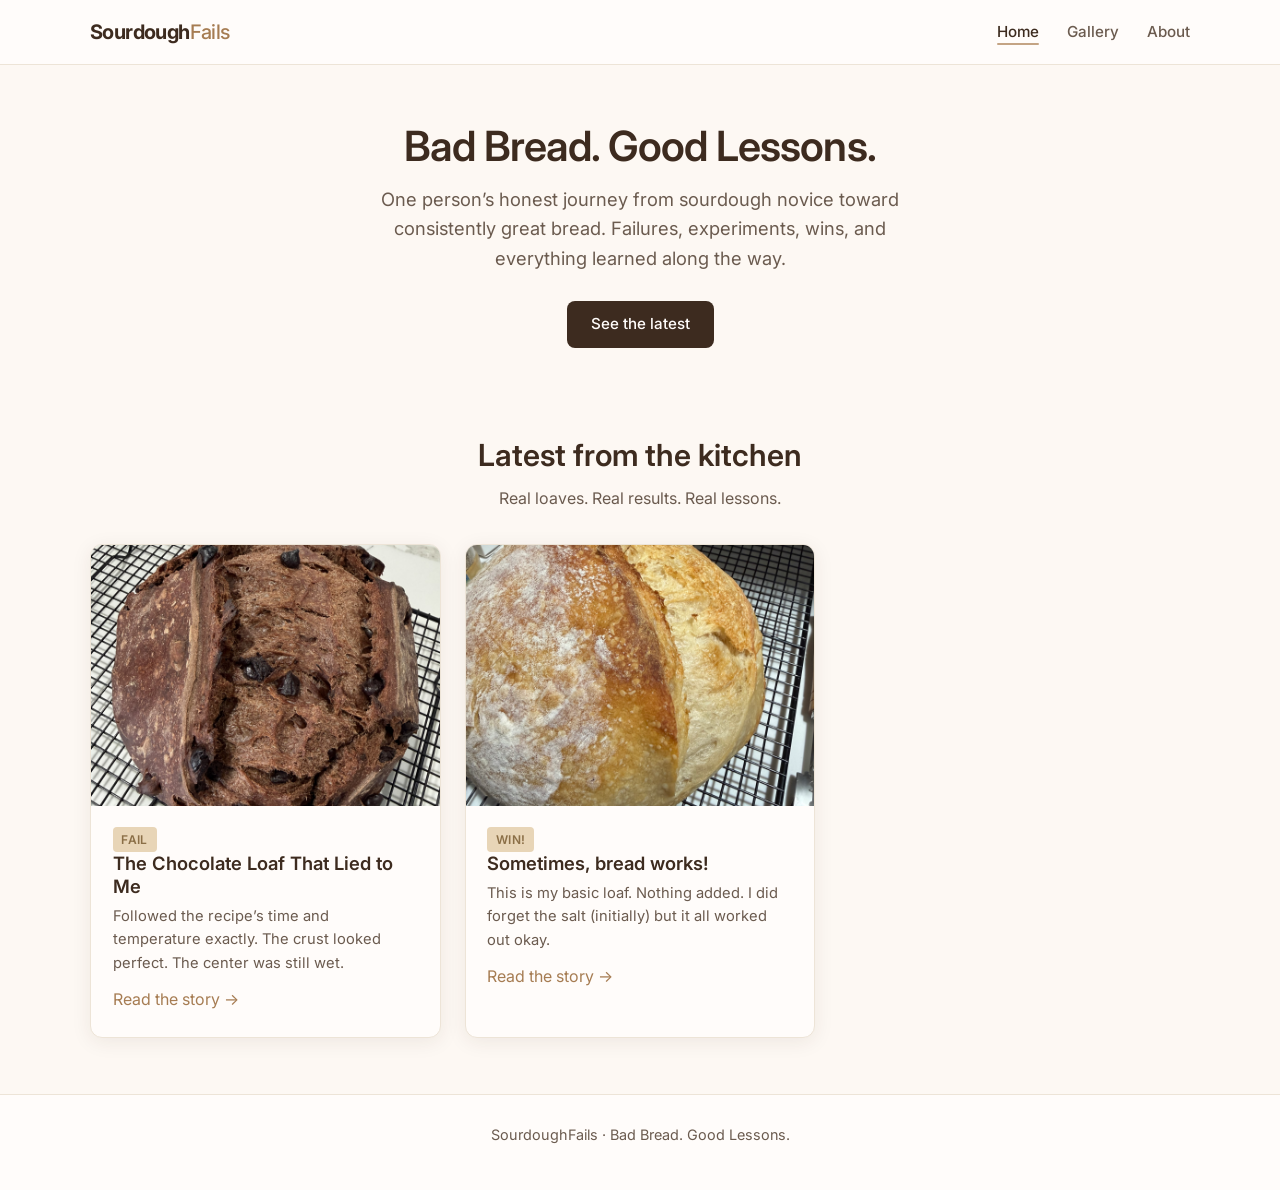
<file: index.html>
<!DOCTYPE html>
<html lang="en">
<head>
  <meta charset="UTF-8">
  <meta name="viewport" content="width=device-width, initial-scale=1.0">
  <title>SourdoughFails – Bad Bread. Good Lessons.</title>
  <meta name="description" content="One person's honest journey toward consistently great sourdough. Failures, experiments, wins, and the lessons that come with them.">
  <link rel="preconnect" href="https://fonts.googleapis.com">
  <link rel="preconnect" href="https://fonts.gstatic.com" crossorigin>
  <link href="https://fonts.googleapis.com/css2?family=Inter:wght@400;500;600;700&display=swap" rel="stylesheet">
  <link rel="stylesheet" href="css/styles.css">
</head>
<body>
  <header>
    <div class="container nav-inner">
      <a href="index.html" class="logo">Sourdough<span>Fails</span></a>
      <button class="menu-toggle" aria-label="Toggle menu" onclick="document.querySelector('nav').classList.toggle('open')">
        <span></span><span></span><span></span>
      </button>
      <nav>
        <ul>
          <li><a href="index.html" class="active">Home</a></li>
          <li><a href="gallery.html">Gallery</a></li>
          <li><a href="about.html">About</a></li>
        </ul>
      </nav>
    </div>
  </header>

  <main>
    <section class="hero">
      <div class="container">
        <h1>Bad Bread. Good Lessons.</h1>
        <p class="lead">
          One person’s honest journey from sourdough novice toward consistently great bread.
          Failures, experiments, wins, and everything learned along the way.
        </p>
        <a href="gallery.html" class="btn">See the latest</a>
      </div>
    </section>

    <section class="section">
      <div class="container">
        <div class="section-header">
          <h2>Latest from the kitchen</h2>
          <p>Real loaves. Real results. Real lessons.</p>
        </div>

        <div class="card-grid">
          <article class="card">
            <div class="card-img">
              <!-- Replace with your chocolate loaf photo -->
              <img src="images/hocolate-loaf-outside.jpg" alt="Chocolate sourdough loaf" style="width:100%; height:100%; object-fit:cover;">
            </div>
            <div class="card-body">
              <span class="tag">Fail</span>
              <h3>The Chocolate Loaf That Lied to Me</h3>
              <p>Followed the recipe’s time and temperature exactly. The crust looked perfect. The center was still wet.</p>
              <a href="chocolate-loaf.html">Read the story →</a>
            </div>
          </article>

          <article class="card">
            <div class="card-img">
              <!--Bake001  -->
              <img src="images/bake001-finished.jpeg" alt="First bake sourdough loaf" style="width:100%; height:100%; object-fit:cover;">
            </div>
            <div class="card-body">
              <span class="tag">WIN!</span>
              <h3>Sometimes, bread works!</h3>
              <p>This is my basic loaf.  Nothing added.  I did forget the salt (initially) but it all worked out okay.</p>
              <a href="bake001.html">Read the story →</a>
            </div>
          </article>


          <!-- You can add more cards here as you publish new posts -->
        </div>
      </div>
    </section>
  </main>

  <footer>
    <div class="container">
      <p>SourdoughFails · Bad Bread. Good Lessons.</p>
    </div>
  </footer>
</body>
</html>
</file>
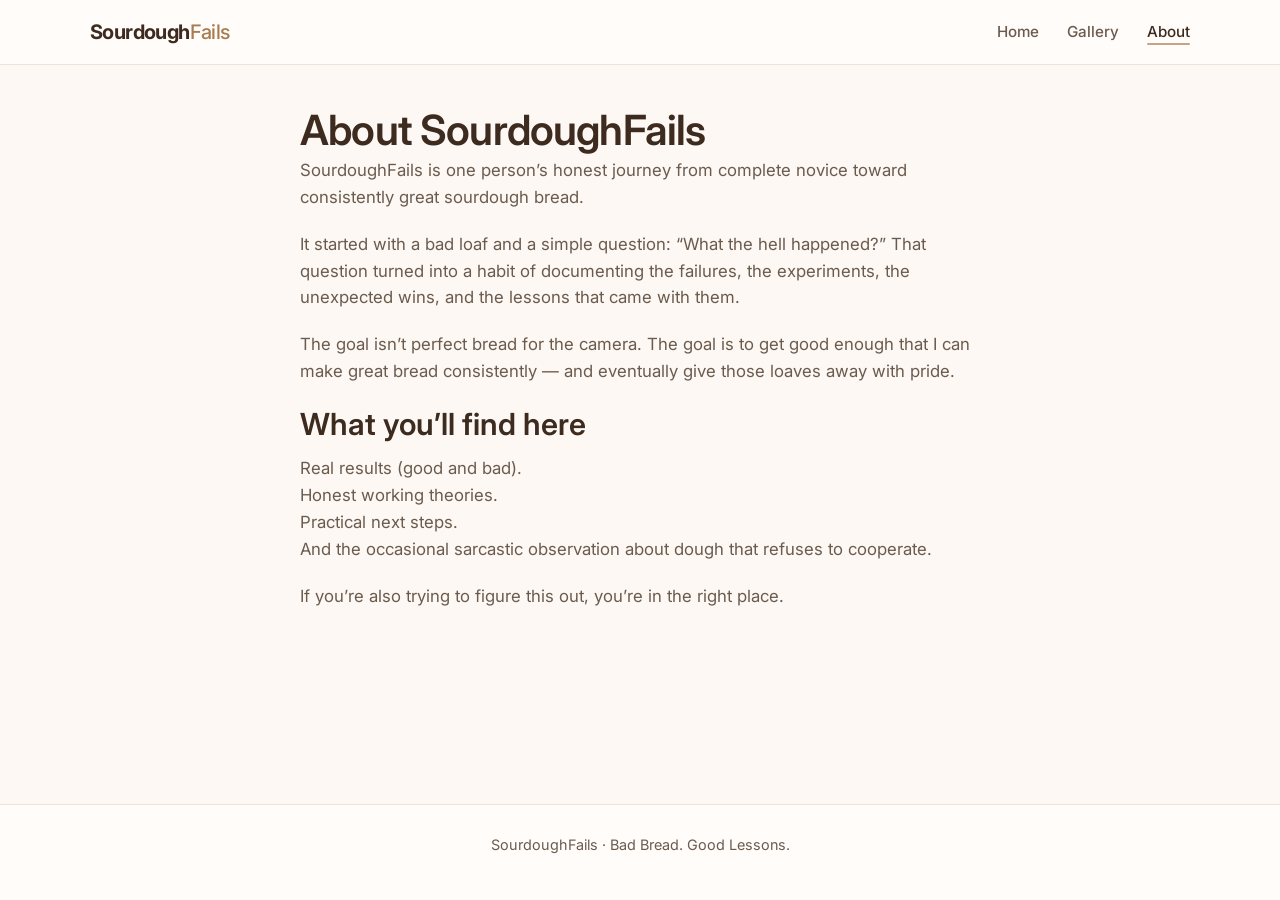
<file: about.html>
<!DOCTYPE html>
<html lang="en">
<head>
  <meta charset="UTF-8">
  <meta name="viewport" content="width=device-width, initial-scale=1.0">
  <title>About – SourdoughFails</title>
  <meta name="description" content="The story behind SourdoughFails — one person's journey toward consistently great bread.">
  <link rel="preconnect" href="https://fonts.googleapis.com">
  <link rel="preconnect" href="https://fonts.gstatic.com" crossorigin>
  <link href="https://fonts.googleapis.com/css2?family=Inter:wght@400;500;600;700&display=swap" rel="stylesheet">
  <link rel="stylesheet" href="css/styles.css">
</head>
<body>
  <header>
    <div class="container nav-inner">
      <a href="index.html" class="logo">Sourdough<span>Fails</span></a>
      <button class="menu-toggle" aria-label="Toggle menu" onclick="document.querySelector('nav').classList.toggle('open')">
        <span></span><span></span><span></span>
      </button>
      <nav>
        <ul>
          <li><a href="index.html">Home</a></li>
          <li><a href="gallery.html">Gallery</a></li>
          <li><a href="about.html" class="active">About</a></li>
        </ul>
      </nav>
    </div>
  </header>

  <main>
    <section class="section" style="padding-top: 2.5rem;">
      <div class="container">
        <div class="about-content">
          <h1>About SourdoughFails</h1>

          <p>
            SourdoughFails is one person’s honest journey from complete novice toward consistently great sourdough bread.
          </p>

          <p>
            It started with a bad loaf and a simple question: “What the hell happened?”  
            That question turned into a habit of documenting the failures, the experiments, the unexpected wins, and the lessons that came with them.
          </p>

          <p>
            The goal isn’t perfect bread for the camera.  
            The goal is to get good enough that I can make great bread consistently — and eventually give those loaves away with pride.
          </p>

          <h2 class="mt-2">What you’ll find here</h2>
          <p>
            Real results (good and bad).<br>
            Honest working theories.<br>
            Practical next steps.<br>
            And the occasional sarcastic observation about dough that refuses to cooperate.
          </p>

          <p>
            If you’re also trying to figure this out, you’re in the right place.
          </p>
        </div>
      </div>
    </section>
  </main>

  <footer>
    <div class="container">
      <p>SourdoughFails · Bad Bread. Good Lessons.</p>
    </div>
  </footer>
</body>
</html>
</file>
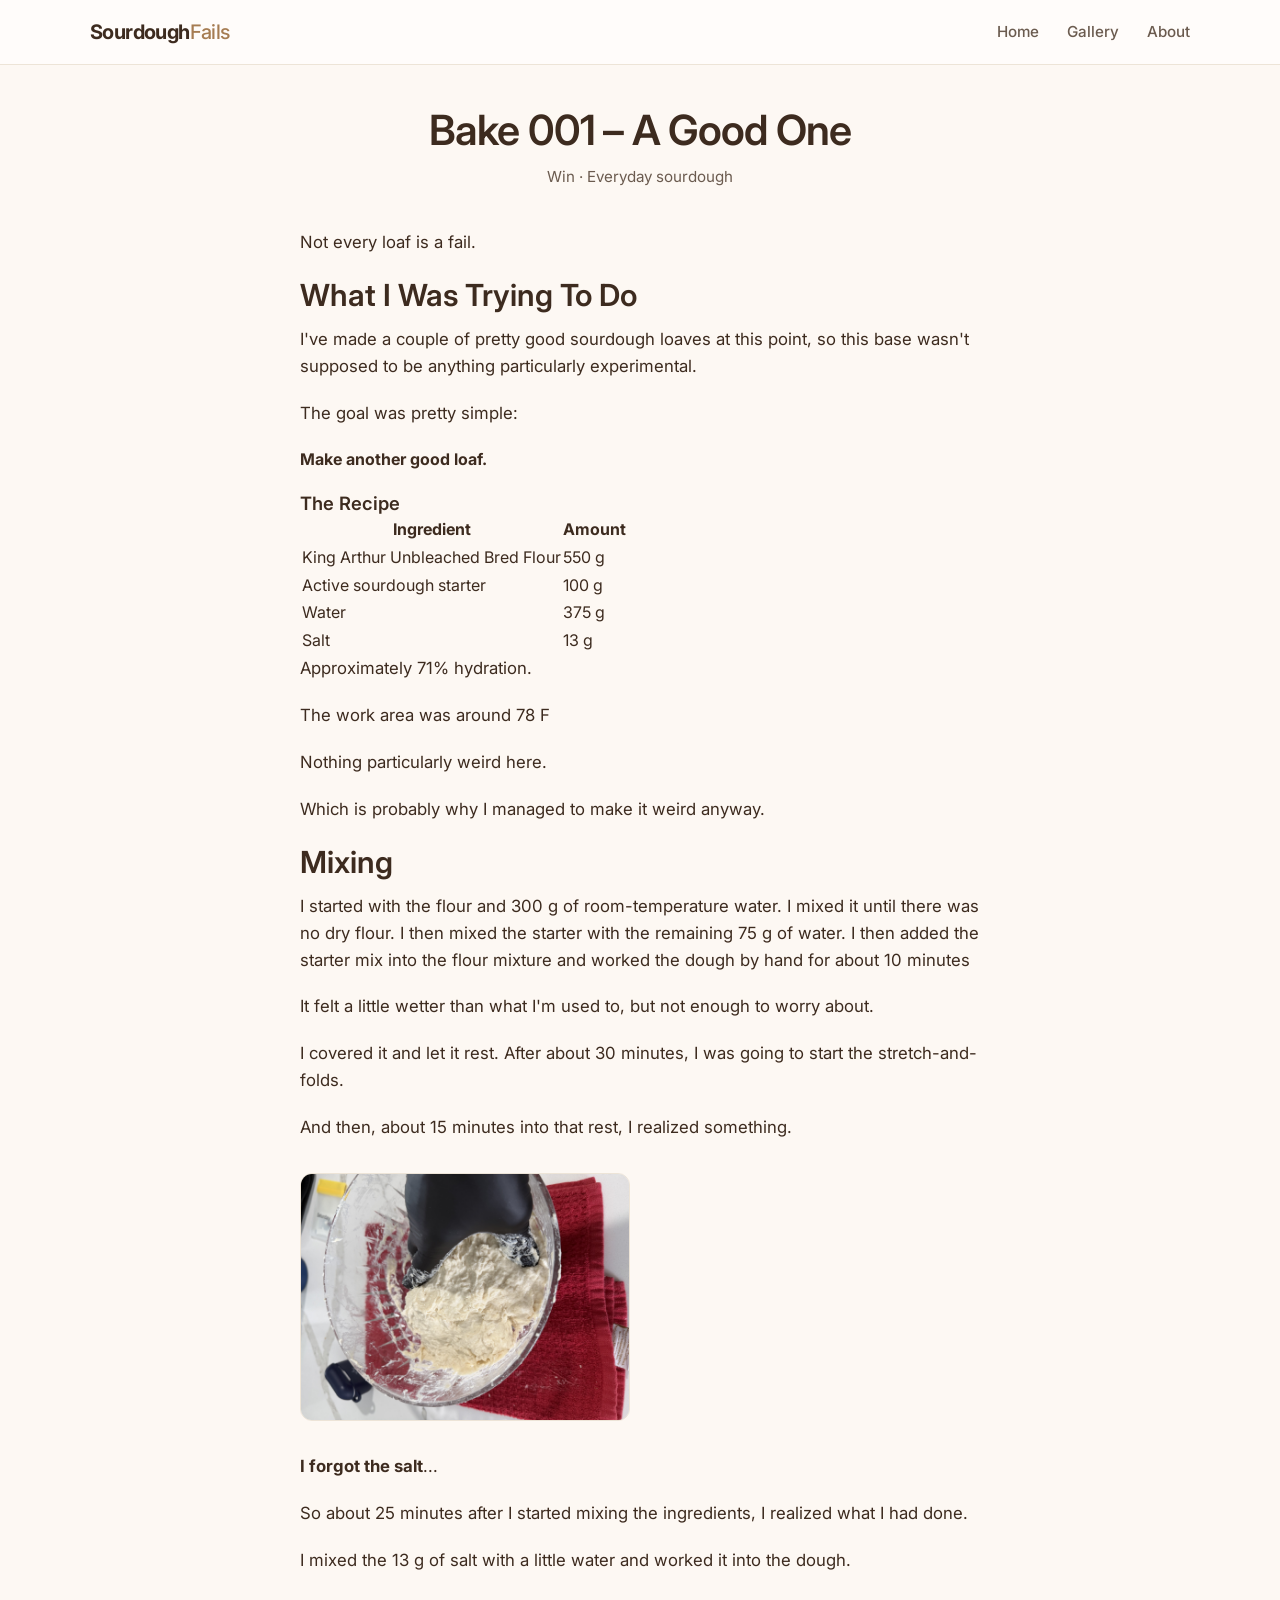
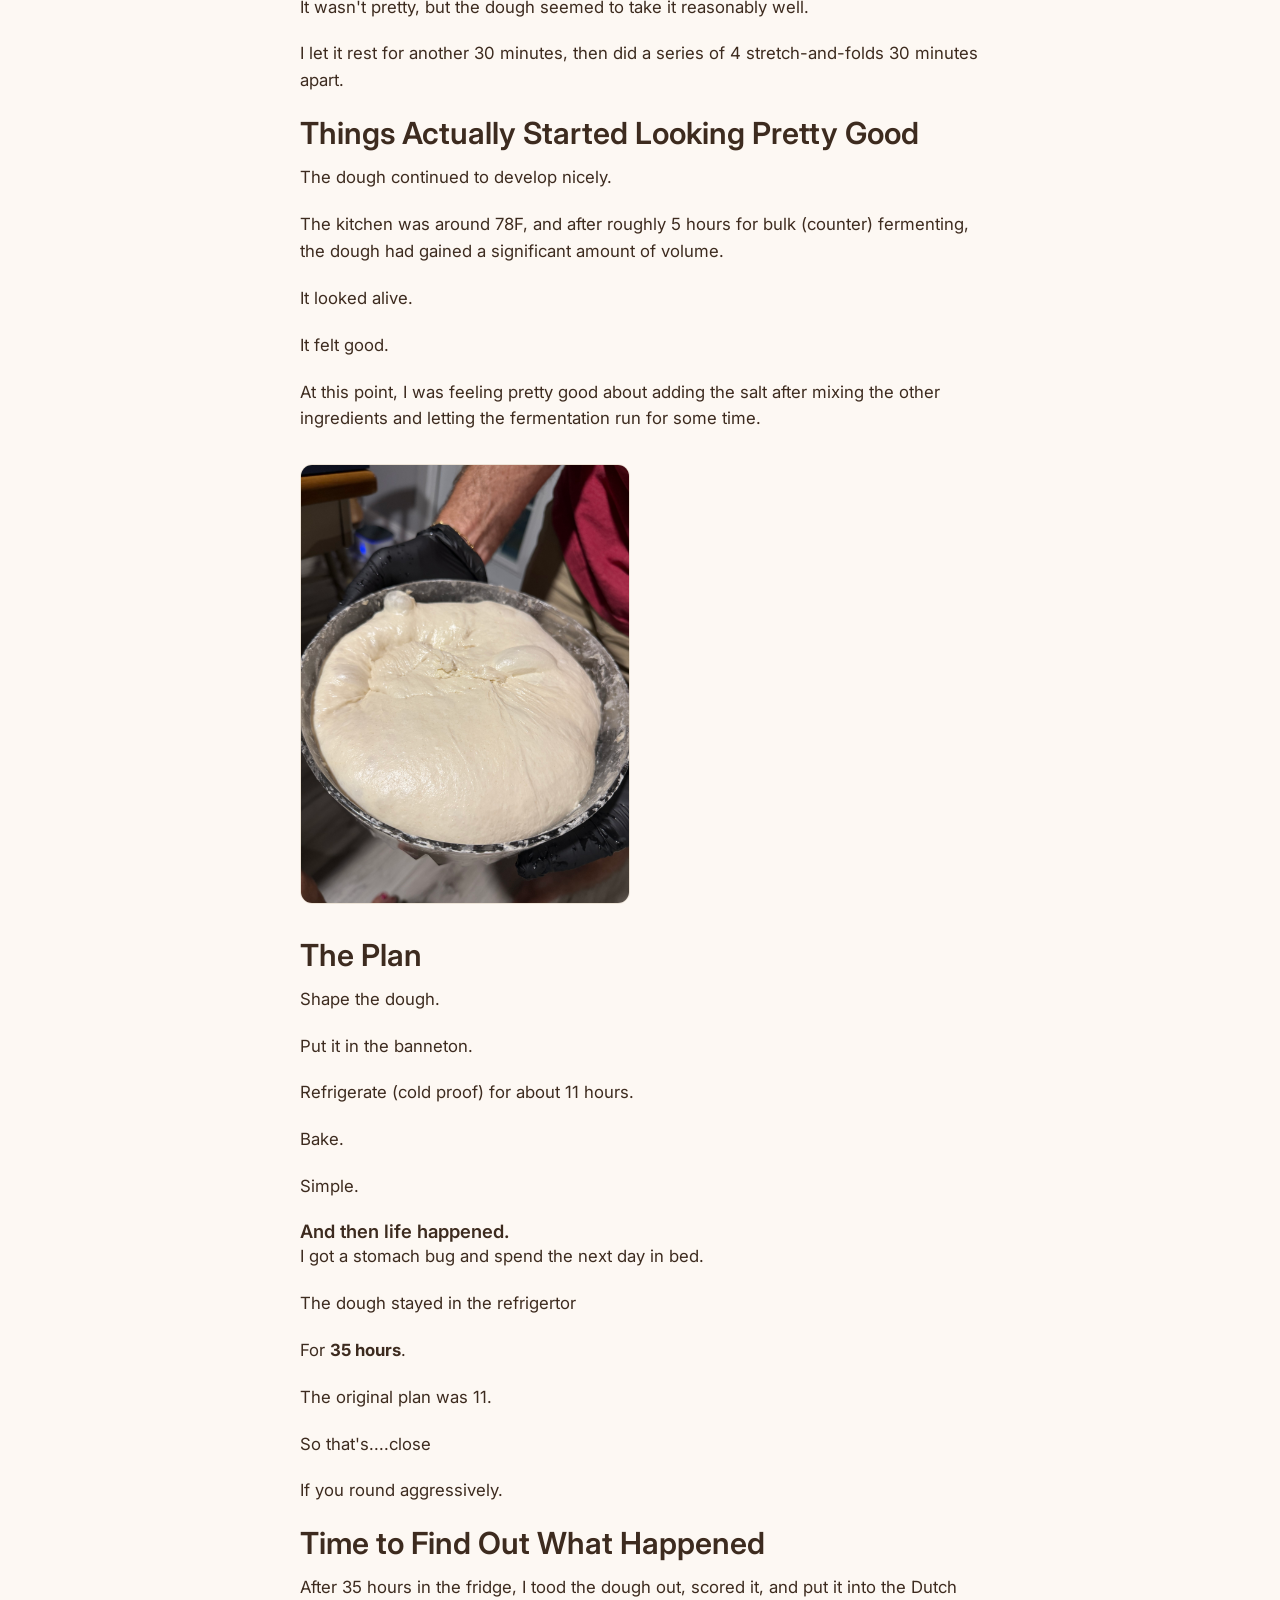
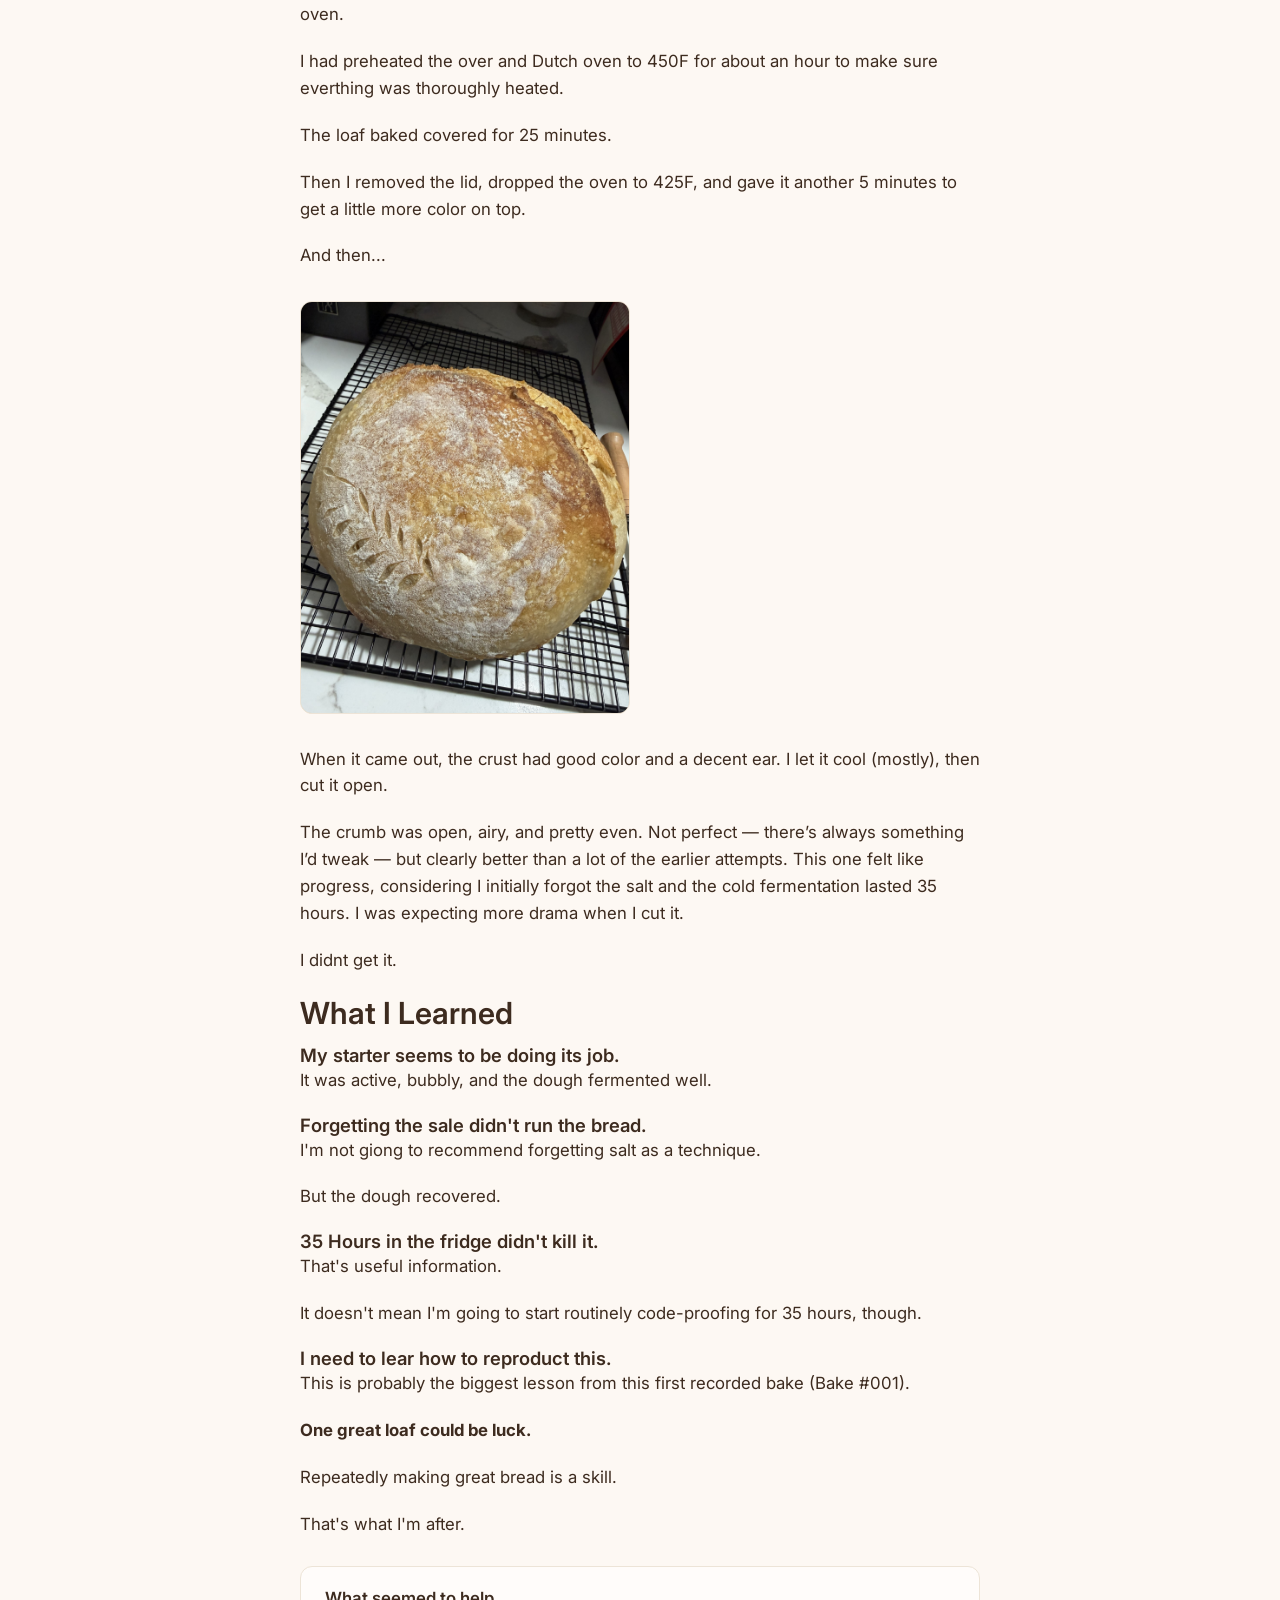
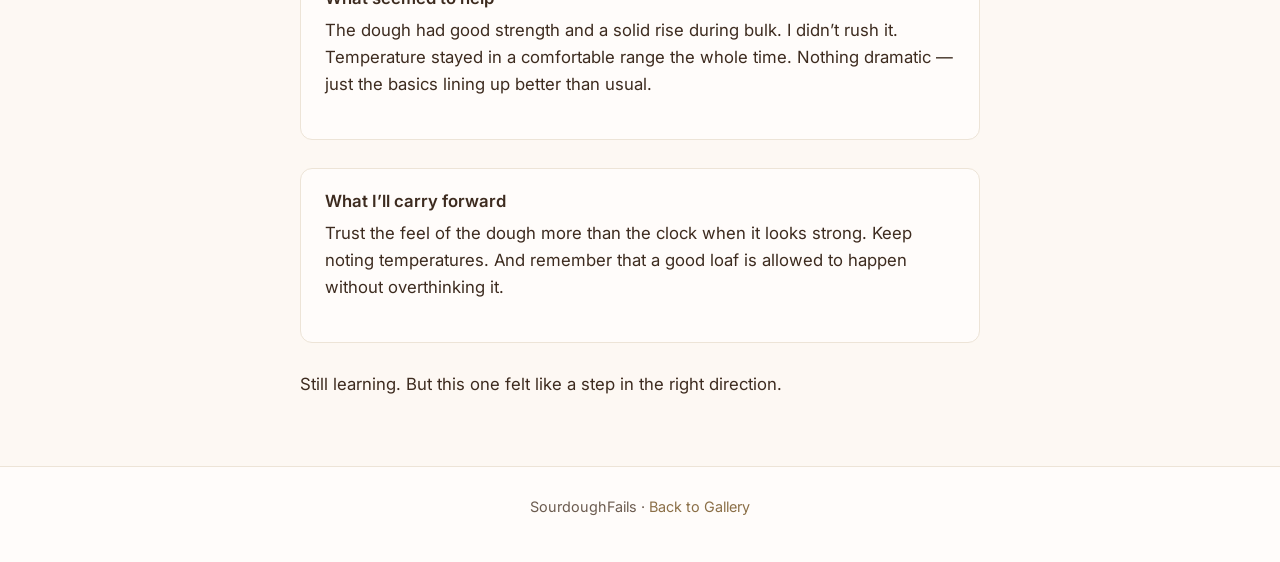
<file: bake001.html>
<!DOCTYPE html>
<html lang="en">
<head>
  <meta charset="UTF-8">
  <meta name="viewport" content="width=device-width, initial-scale=1.0">
  <title>Bake 001 – A Good One – SourdoughFails</title>
  <meta name="description" content="A sourdough loaf that actually behaved. Good rise, solid oven spring, and an open crumb I’m happy with.">
  <link rel="preconnect" href="https://fonts.googleapis.com">
  <link rel="preconnect" href="https://fonts.gstatic.com" crossorigin>
  <link href="https://fonts.googleapis.com/css2?family=Inter:wght@400;500;600;700&display=swap" rel="stylesheet">
  <link rel="stylesheet" href="css/styles.css">
  <style>
    .post-header {
      padding: 2.5rem 0 1.5rem;
      text-align: center;
    }
    .post-header h1 {
      margin-bottom: 0.5rem;
    }
    .post-meta {
      color: var(--muted);
      font-size: 0.95rem;
    }
    .post-content {
      max-width: 680px;
      margin: 0 auto;
      padding-bottom: 3rem;
    }
    .post-content p {
      font-size: 1.05rem;
      margin-bottom: 1.25rem;
      color: var(--text);
    }
    .post-content strong {
      color: var(--dark-brown);
    }
    .post-images {
      display: grid;
      gap: 1.25rem;
      margin: 2rem 0;
    }
    .post-images img {
      width: 100%;
      border-radius: var(--radius);
      border: 1px solid var(--border);
      background: var(--wheat);
    }
    .note-box {
      background: var(--warm-white);
      border: 1px solid var(--border);
      border-radius: var(--radius);
      padding: 1.35rem 1.5rem;
      margin: 1.75rem 0;
    }
    .note-box h3 {
      margin-bottom: 0.5rem;
      font-size: 1.05rem;
    }
  </style>
</head>
<body>
  <header>
    <div class="container nav-inner">
      <a href="index.html" class="logo">Sourdough<span>Fails</span></a>
      <button class="menu-toggle" aria-label="Toggle menu" onclick="document.querySelector('nav').classList.toggle('open')">
        <span></span><span></span><span></span>
      </button>
      <nav>
        <ul>
          <li><a href="index.html">Home</a></li>
          <li><a href="gallery.html">Gallery</a></li>
          <li><a href="about.html">About</a></li>
        </ul>
      </nav>
    </div>
  </header>

  <main>
    <div class="container">
      <div class="post-header">
        <h1>Bake 001 – A Good One</h1>
        <p class="post-meta">Win · Everyday sourdough</p>
      </div>

      <article class="post-content">
        <p>Not every loaf is a fail.</p>

        <h2>What I Was Trying To Do</h2>

        <p>I've made a couple of pretty good sourdough loaves at this point, so this base wasn't supposed to be anything particularly experimental.</p>  
        
        <p>The goal was pretty simple:</p>

        <b>Make another good loaf.</b>

        <p></p>
        <h3>The Recipe</h3>

        <table>
         <tr>
            <th>Ingredient</th>
            <th>Amount</th>
          </tr>
          <tr>
            <td>King Arthur Unbleached Bred Flour  </td>
            <td>550 g</td>
          </tr>
          <tr>
            <td>Active sourdough starter</td>
            <td>100 g</td>
          </tr>
           <tr>
            <td>Water</td>
            <td>375 g</td>
          </tr>
          <tr>
            <td>Salt</td>
            <td>13 g</td>
          </tr>        
</table>
      <p>Approximately 71% hydration.</p>
      <p>The work area was around 78 F</p>  
        <p>
      <p>Nothing particularly weird here.</p>  
      <p>Which is probably why I managed to make it weird anyway.</p>  
        
        <h2>Mixing</h2>
        <p>I started with the flour and 300 g of room-temperature water.  I mixed it until there was no dry flour.  I then mixed the starter with the remaining 75 g of water.  I then added the starter mix into the flour mixture and worked the dough by hand for about 10 minutes</p>
        <p>It felt a little wetter than what I'm used to, but not enough to worry about.</p>
        <p>I covered it and let it rest.  After about 30 minutes, I was going to start the stretch-and-folds.</p>
        <p>And then, about 15 minutes into that rest, I realized something.</p>
        
        <div class="post-images">
          <!-- Replace these paths with your actual image filenames -->
          <img src="images/bake001-mixing.jpg" alt="Mixing the dough by hand">
        </div>

        <p><b>I forgot the salt</b>...</p>

        <p>So about 25 minutes after I started mixing the ingredients, I realized what I had done.</p>
        <p>I mixed the 13 g of salt with a little water and worked it into the dough.</p>
        <p>It wasn't pretty, but the dough seemed to take it reasonably well.</p>
        <p>I let it rest for another 30 minutes, then did a series of 4 stretch-and-folds 30 minutes apart.</p>

        <h2>Things Actually Started Looking Pretty Good</h2>
        <p>The dough continued to develop nicely.</p>
        <p>The kitchen was around 78F, and after roughly 5 hours for bulk (counter) fermenting, the dough had gained a significant amount of volume.</p>
        <p>It looked alive.</p>
        <p>It felt good.</p>
        <p>At this point, I was feeling pretty good about adding the salt after mixing the other ingredients and letting the fermentation run for some time.</p>

        
        <div class="post-images">
          <!-- Replace these paths with your actual image filenames -->
          <img src="images/bake001-bulk.jpeg" alt="Dough after bulk fermentation">
        </div>

        <h2>The Plan</h2>
        <p>Shape the dough.</p>
        <p>Put it in the banneton.</p>
        <p>Refrigerate (cold proof) for about 11 hours.</p>
        <p>Bake.</p>
        <p>Simple.</p>

        <h3>And then life happened.</h3>
        <p>I got a stomach bug and spend the next day in bed.</p>
        <p>The dough stayed in the refrigertor</p>
        <p>For <b>35 hours</b>.</p>
        <p>The original plan was 11.</p>
        <p>So that's....close</p>
        <p>If you round aggressively.</p>

        <h2>Time to Find Out What Happened</h2>
        <p>After 35 hours in the fridge, I tood the dough out, scored it, and put it into the Dutch oven.</p>
        <p>I had preheated the over and Dutch oven to 450F for about an hour to make sure everthing was thoroughly heated.</p>
        <p>The loaf baked covered for 25 minutes.</p>
        <p>Then I removed the lid, dropped the oven to 425F, and gave it another 5 minutes to get a little more color on top.</p>
        <p>And then...</p>

        
       <div class="post-images">
          <!-- Replace these paths with your actual image filenames -->
          <img src="images/Bake001-hero3.jpg" alt="Finished loaf on the cooling rack">
        </div>


        <p>When it came out, the crust had good color and a decent ear. I let it cool (mostly), then cut it open.</p>

        <p>The crumb was open, airy, and pretty even. Not perfect — there’s always something I’d tweak — but clearly better than a lot of the earlier attempts. This one felt like progress, considering I initially forgot the salt and the cold fermentation lasted 35 hours.  I was expecting more drama when I cut it.</p>
        <p>
        <p>I didnt get it.</p>

        <h2>What I Learned</h2>
        <h3>My starter seems to be doing its job.</h3>
        <p>It was active, bubbly, and the dough fermented well.</p>

        <h3>Forgetting the sale didn't run the bread.</h3>
        <p>I'm not giong to recommend forgetting salt as a technique.</p>
        <p>But the dough recovered.</p>

        <h3>35 Hours in the fridge didn't kill it.</h3>
        <p>That's useful information.</p>
        <p>It doesn't mean I'm going to start routinely code-proofing for 35 hours, though.</p>

        <h3>I need to lear how to reproduct this.</h3>
        <p>This is probably the biggest lesson from this first recorded bake (Bake #001).</p>
        <p>
        <p><b>One great loaf could be luck.</b></p>
        <p>Repeatedly making great bread is a skill.</p>
        <p>That's what I'm after.</p>
        
        <div class="note-box">
          <h3>What seemed to help</h3>
          <p>The dough had good strength and a solid rise during bulk. I didn’t rush it. Temperature stayed in a comfortable range the whole time. Nothing dramatic — just the basics lining up better than usual.</p>
        </div>

        <div class="note-box">
          <h3>What I’ll carry forward</h3>
          <p>Trust the feel of the dough more than the clock when it looks strong. Keep noting temperatures. And remember that a good loaf is allowed to happen without overthinking it.</p>
        </div>

        <p>Still learning. But this one felt like a step in the right direction.</p>
      </article>
    </div>
  </main>

  <footer>
    <div class="container">
      <p>SourdoughFails · <a href="gallery.html">Back to Gallery</a></p>
    </div>
  </footer>
</body>
</html>
</file>
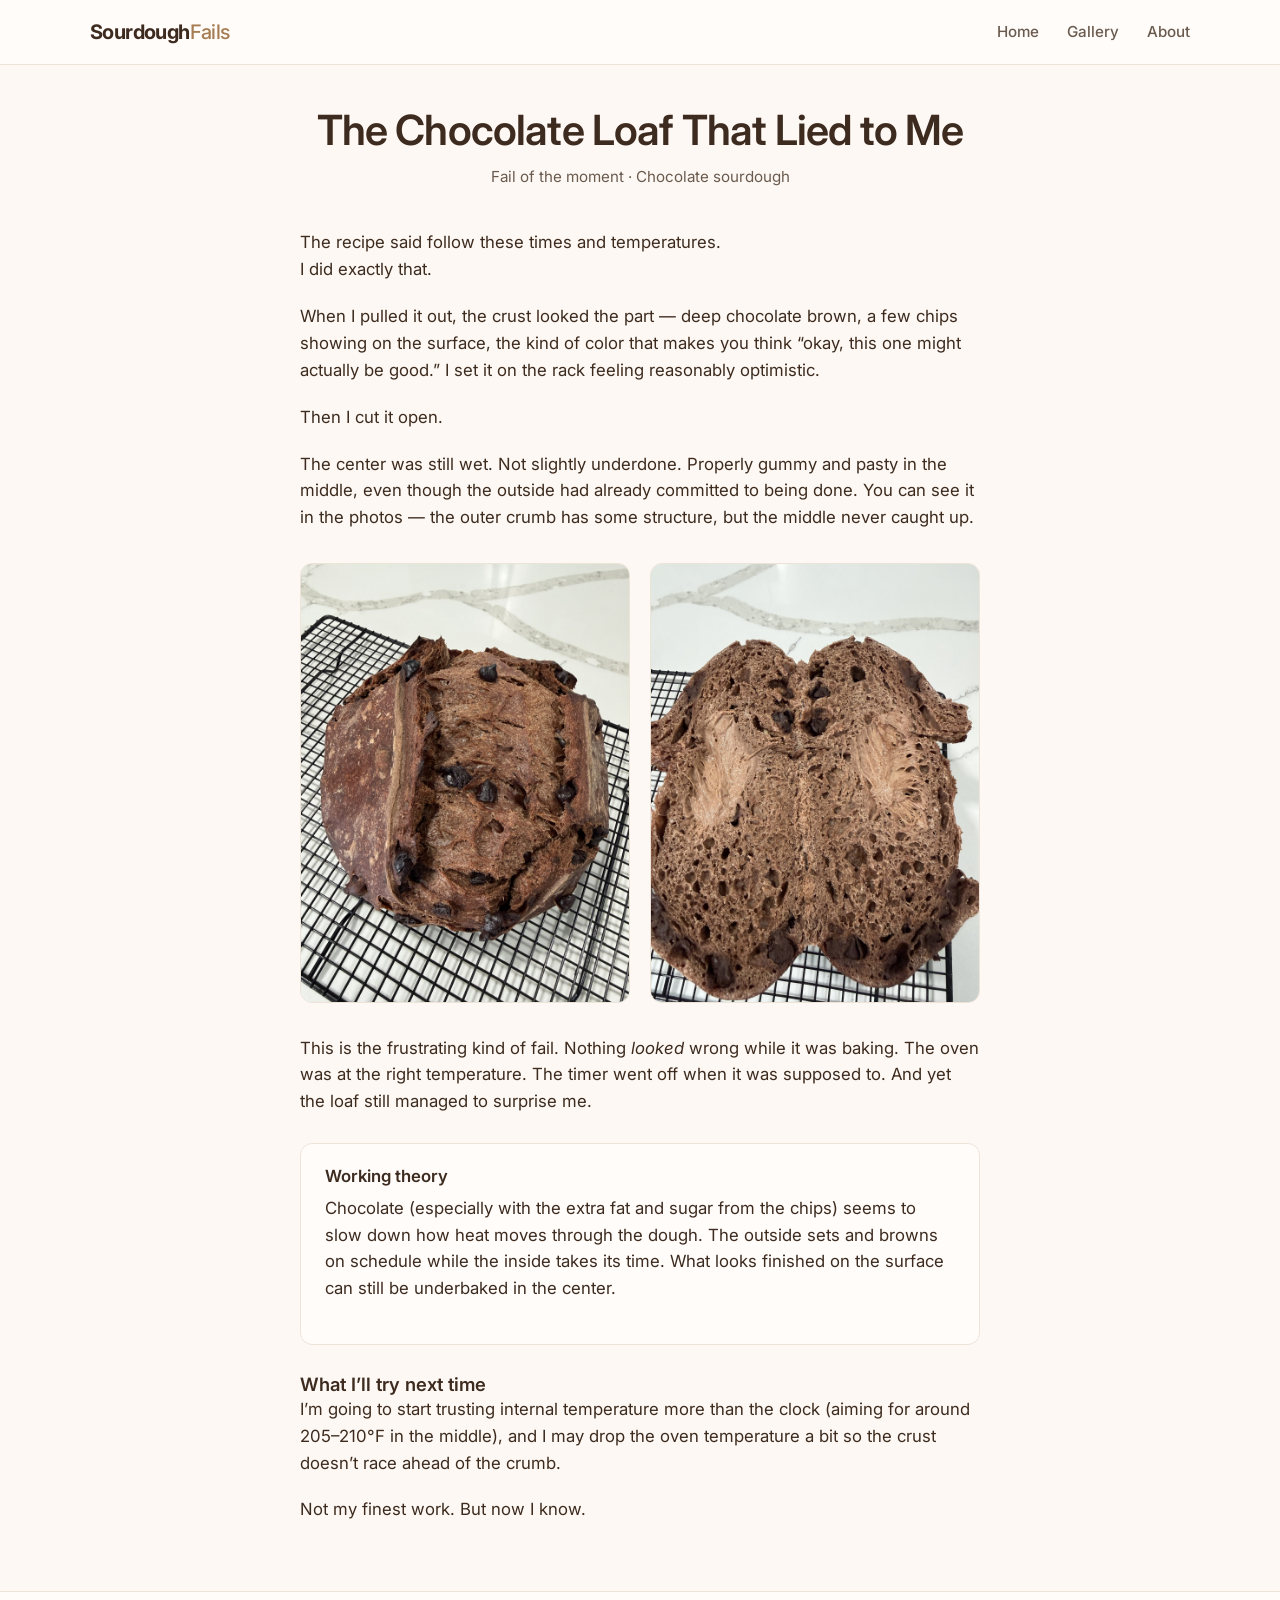
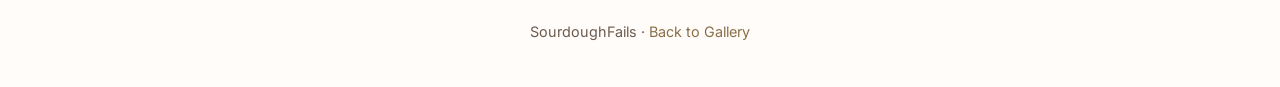
<file: chocolate-loaf.html>
<!DOCTYPE html>
<html lang="en">
<head>
  <meta charset="UTF-8">
  <meta name="viewport" content="width=device-width, initial-scale=1.0">
  <title>The Chocolate Loaf That Lied to Me – SourdoughFails</title>
  <meta name="description" content="A chocolate sourdough that looked done on the outside but was still wet in the middle.">
  <link rel="preconnect" href="https://fonts.googleapis.com">
  <link rel="preconnect" href="https://fonts.gstatic.com" crossorigin>
  <link href="https://fonts.googleapis.com/css2?family=Inter:wght@400;500;600;700&display=swap" rel="stylesheet">
  <link rel="stylesheet" href="css/styles.css">
  <style>
    /* Small additions just for the post page */
    .post-header {
      padding: 2.5rem 0 1.5rem;
      text-align: center;
    }
    .post-header h1 {
      margin-bottom: 0.5rem;
    }
    .post-meta {
      color: var(--muted);
      font-size: 0.95rem;
    }
    .post-content {
      max-width: 680px;
      margin: 0 auto;
      padding-bottom: 3rem;
    }
    .post-content p {
      font-size: 1.05rem;
      margin-bottom: 1.25rem;
      color: var(--text);
    }
    .post-content strong {
      color: var(--dark-brown);
    }
    .post-images {
      display: grid;
      gap: 1.25rem;
      margin: 2rem 0;
    }
    .post-images img {
      width: 100%;
      border-radius: var(--radius);
      border: 1px solid var(--border);
      background: var(--wheat);
    }
    .working-theory {
      background: var(--warm-white);
      border: 1px solid var(--border);
      border-radius: var(--radius);
      padding: 1.35rem 1.5rem;
      margin: 1.75rem 0;
    }
    .working-theory h3 {
      margin-bottom: 0.5rem;
      font-size: 1.05rem;
    }
    .next-time {
      margin-top: 1.75rem;
    }
  </style>
</head>
<body>
  <header>
    <div class="container nav-inner">
      <a href="index.html" class="logo">Sourdough<span>Fails</span></a>
      <button class="menu-toggle" aria-label="Toggle menu" onclick="document.querySelector('nav').classList.toggle('open')">
        <span></span><span></span><span></span>
      </button>
      <nav>
        <ul>
          <li><a href="index.html">Home</a></li>
          <li><a href="gallery.html">Gallery</a></li>
          <li><a href="about.html">About</a></li>
        </ul>
      </nav>
    </div>
  </header>

  <main>
    <div class="container">
      <div class="post-header">
        <h1>The Chocolate Loaf That Lied to Me</h1>
        <p class="post-meta">Fail of the moment · Chocolate sourdough</p>
      </div>

      <article class="post-content">
        <p>The recipe said follow these times and temperatures.<br>
        I did exactly that.</p>

        <p>When I pulled it out, the crust looked the part — deep chocolate brown, a few chips showing on the surface, the kind of color that makes you think “okay, this one might actually be good.” I set it on the rack feeling reasonably optimistic.</p>

        <p>Then I cut it open.</p>

        <p>The center was still wet. Not slightly underdone. Properly gummy and pasty in the middle, even though the outside had already committed to being done. You can see it in the photos — the outer crumb has some structure, but the middle never caught up.</p>

        <!-- Replace the src paths with your actual image filenames once you upload them -->
        <div class="post-images">
          <img src="images/hocolate-loaf-outside.jpg" alt="Whole chocolate sourdough loaf on a cooling rack">
          <img src="images/hocolate-loaf-inside.jpg" alt="Cross-section showing the underbaked, gummy center">
        </div>

        <p>This is the frustrating kind of fail. Nothing <em>looked</em> wrong while it was baking. The oven was at the right temperature. The timer went off when it was supposed to. And yet the loaf still managed to surprise me.</p>

        <div class="working-theory">
          <h3>Working theory</h3>
          <p>Chocolate (especially with the extra fat and sugar from the chips) seems to slow down how heat moves through the dough. The outside sets and browns on schedule while the inside takes its time. What looks finished on the surface can still be underbaked in the center.</p>
        </div>

        <div class="next-time">
          <h3>What I’ll try next time</h3>
          <p>I’m going to start trusting internal temperature more than the clock (aiming for around 205–210°F in the middle), and I may drop the oven temperature a bit so the crust doesn’t race ahead of the crumb.</p>
        </div>

        <p>Not my finest work. But now I know.</p>
      </article>
    </div>
  </main>

  <footer>
    <div class="container">
      <p>SourdoughFails · <a href="gallery.html">Back to Gallery</a></p>
    </div>
  </footer>
</body>
</html>
</file>
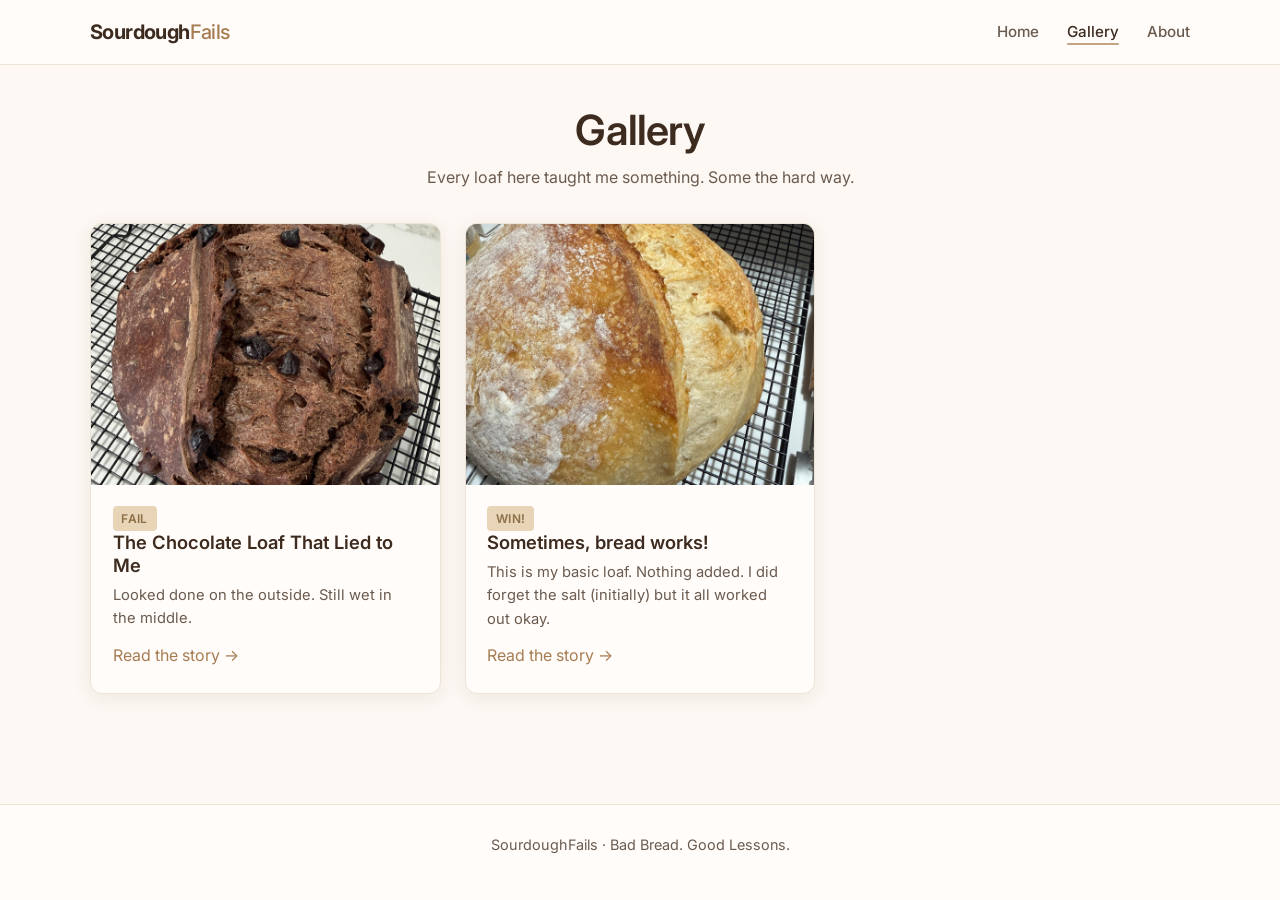
<file: gallery.html>
<!DOCTYPE html>
<html lang="en">
<head>
  <meta charset="UTF-8">
  <meta name="viewport" content="width=device-width, initial-scale=1.0">
  <title>Gallery – SourdoughFails</title>
  <meta name="description" content="A growing collection of real sourdough fails, wins, and experiments.">
  <link rel="preconnect" href="https://fonts.googleapis.com">
  <link rel="preconnect" href="https://fonts.gstatic.com" crossorigin>
  <link href="https://fonts.googleapis.com/css2?family=Inter:wght@400;500;600;700&display=swap" rel="stylesheet">
  <link rel="stylesheet" href="css/styles.css">
</head>
<body>
  <header>
    <div class="container nav-inner">
      <a href="index.html" class="logo">Sourdough<span>Fails</span></a>
      <button class="menu-toggle" aria-label="Toggle menu" onclick="document.querySelector('nav').classList.toggle('open')">
        <span></span><span></span><span></span>
      </button>
      <nav>
        <ul>
          <li><a href="index.html">Home</a></li>
          <li><a href="gallery.html" class="active">Gallery</a></li>
          <li><a href="about.html">About</a></li>
        </ul>
      </nav>
    </div>
  </header>

  <main>
    <section class="section" style="padding-top: 2.5rem;">
      <div class="container">
        <div class="section-header">
          <h1>Gallery</h1>
          <p>Every loaf here taught me something. Some the hard way.</p>
        </div>

        <div class="card-grid">
          <article class="card">
            <div class="card-img">
              <img src="images/hocolate-loaf-outside.jpg" alt="Chocolate sourdough" style="width:100%; height:100%; object-fit:cover;">
            </div>
            <div class="card-body">
              <span class="tag">Fail</span>
              <h3>The Chocolate Loaf That Lied to Me</h3>
              <p>Looked done on the outside. Still wet in the middle.</p>
              <a href="chocolate-loaf.html">Read the story →</a>
            </div>
          </article>
          
          <article class="card">
            <div class="card-img">
              <!--Bake001  -->
              <img src="images/bake001-finished.jpeg" alt="First bake sourdough loaf" style="width:100%; height:100%; object-fit:cover;">
            </div>
            <div class="card-body">
              <span class="tag">WIN!</span>
              <h3>Sometimes, bread works!</h3>
              <p>This is my basic loaf.  Nothing added.  I did forget the salt (initially) but it all worked out okay.</p>
              <a href="bake001.html">Read the story →</a>
            </div>
          </article>
          <!-- Add new cards here as you publish -->
        </div>
      </div>
    </section>
  </main>

  <footer>
    <div class="container">
      <p>SourdoughFails · Bad Bread. Good Lessons.</p>
    </div>
  </footer>
</body>
</html>
</file>
<file: css/styles.css>
/* SourdoughFails – Prototype styles
   Warm bakery palette, clean, photo-friendly, mobile-first */

:root {
  --cream: #FDF8F3;
  --warm-white: #FFFCFA;
  --wheat: #E8D5B7;
  --tan: #C4A484;
  --soft-brown: #8B6F47;
  --dark-brown: #3D2B1F;
  --accent: #A67C52;
  --text: #3D2B1F;
  --muted: #6B5B4F;
  --border: #EDE4D7;
  --shadow: 0 4px 20px rgba(61, 43, 31, 0.08);
  --radius: 12px;
  --font-sans: "Inter", system-ui, -apple-system, sans-serif;
  --font-serif: "Georgia", "Times New Roman", serif;
}

*,
*::before,
*::after {
  box-sizing: border-box;
  margin: 0;
  padding: 0;
}

html {
  scroll-behavior: smooth;
}

body {
  font-family: var(--font-sans);
  background: var(--cream);
  color: var(--text);
  line-height: 1.6;
  min-height: 100vh;
  display: flex;
  flex-direction: column;
}

/* Typography */
h1, h2, h3 {
  font-weight: 600;
  line-height: 1.25;
  color: var(--dark-brown);
}

h1 {
  font-size: clamp(1.8rem, 5vw, 2.6rem);
  letter-spacing: -0.02em;
}

h2 {
  font-size: clamp(1.4rem, 3.5vw, 1.9rem);
  margin-bottom: 0.75rem;
}

h3 {
  font-size: 1.15rem;
}

p {
  color: var(--muted);
  margin-bottom: 1rem;
}

a {
  color: var(--accent);
  text-decoration: none;
  transition: color 0.2s ease;
}

a:hover {
  color: var(--soft-brown);
}

/* Layout */
.container {
  width: min(1100px, 92%);
  margin: 0 auto;
}

/* Content column – keep as is or slightly tighter if you like */
.post-content {
  max-width: 680px;
  margin: 0 auto;
  padding-bottom: 3rem;
}

/* Image gallery container */
.post-images {
  display: grid;
  gap: 1.25rem;
  margin: 2rem 0;
  /* Optional: two columns on wider screens */
  /* grid-template-columns: 1fr; */
}

/* Optional – turn on two columns once the screen is wide enough */
@media (min-width: 640px) {
  .post-images {
    grid-template-columns: 1fr 1fr;
  }
}

/* The images themselves – this is the important part */
.post-images img {
  width: 100%;
  max-width: 100%;          /* never overflow the column */
  height: auto;             /* keep aspect ratio */
  display: block;
  border-radius: var(--radius);
  border: 1px solid var(--border);
  background: var(--wheat);

  /* Optional polish */
  object-fit: cover;        /* only needed if you force a fixed height */
  /* max-height: 520px; */  /* uncomment if you want to cap very tall portraits */
}

/* Header / Nav */
header {
  background: var(--warm-white);
  border-bottom: 1px solid var(--border);
  position: sticky;
  top: 0;
  z-index: 100;
  backdrop-filter: blur(8px);
}

.nav-inner {
  display: flex;
  align-items: center;
  justify-content: space-between;
  padding: 1rem 0;
  gap: 1rem;
}

.logo {
  font-size: 1.25rem;
  font-weight: 700;
  color: var(--dark-brown);
  letter-spacing: -0.03em;
}

.logo span {
  color: var(--accent);
  font-weight: 500;
}

nav ul {
  display: flex;
  list-style: none;
  gap: 1.75rem;
}

nav a {
  color: var(--muted);
  font-size: 0.95rem;
  font-weight: 500;
  position: relative;
}

nav a:hover,
nav a.active {
  color: var(--dark-brown);
}

nav a.active::after {
  content: "";
  position: absolute;
  left: 0;
  bottom: -4px;
  width: 100%;
  height: 2px;
  background: var(--tan);
  border-radius: 1px;
}

/* Mobile menu button */
.menu-toggle {
  display: none;
  background: none;
  border: none;
  cursor: pointer;
  padding: 0.35rem;
}

.menu-toggle span {
  display: block;
  width: 22px;
  height: 2px;
  background: var(--dark-brown);
  margin: 5px 0;
  transition: 0.25s;
}

/* Hero */
.hero {
  padding: 3.5rem 0 3rem;
  text-align: center;
}

.hero p.lead {
  font-size: 1.15rem;
  max-width: 540px;
  margin: 0.75rem auto 1.75rem;
  color: var(--muted);
}

.btn {
  display: inline-block;
  background: var(--dark-brown);
  color: var(--warm-white);
  padding: 0.7rem 1.5rem;
  border-radius: 8px;
  font-weight: 500;
  font-size: 0.95rem;
  transition: background 0.2s ease, transform 0.15s ease;
}

.btn:hover {
  background: var(--soft-brown);
  color: var(--warm-white);
  transform: translateY(-1px);
}

.btn-outline {
  background: transparent;
  border: 1.5px solid var(--tan);
  color: var(--dark-brown);
}

.btn-outline:hover {
  background: var(--wheat);
  border-color: var(--wheat);
  color: var(--dark-brown);
}

/* Featured / Cards */
.section {
  padding: 2.5rem 0 3.5rem;
}

.section-header {
  text-align: center;
  margin-bottom: 2rem;
}

.section-header p {
  max-width: 480px;
  margin: 0.5rem auto 0;
}

.card-grid {
  display: grid;
  grid-template-columns: repeat(auto-fill, minmax(280px, 1fr));
  gap: 1.5rem;
}

.card {
  background: var(--warm-white);
  border-radius: var(--radius);
  overflow: hidden;
  box-shadow: var(--shadow);
  border: 1px solid var(--border);
  transition: transform 0.2s ease, box-shadow 0.2s ease;
}

.card:hover {
  transform: translateY(-3px);
  box-shadow: 0 8px 28px rgba(61, 43, 31, 0.12);
}

.card-img {
  aspect-ratio: 4 / 3;
  background: var(--wheat);
  display: flex;
  align-items: center;
  justify-content: center;
  color: var(--soft-brown);
  font-size: 0.9rem;
  font-weight: 500;
  position: relative;
  overflow: hidden;
}

.card-img span {
  opacity: 0.7;
}

.card-body {
  padding: 1.25rem 1.35rem 1.5rem;
}

.card-body h3 {
  margin-bottom: 0.4rem;
}

.card-body p {
  font-size: 0.92rem;
  margin-bottom: 0.75rem;
}

.tag {
  display: inline-block;
  background: var(--wheat);
  color: var(--soft-brown);
  font-size: 0.75rem;
  font-weight: 600;
  padding: 0.2rem 0.55rem;
  border-radius: 4px;
  text-transform: uppercase;
  letter-spacing: 0.03em;
}

/* About page */
.about-content {
  max-width: 680px;
  margin: 0 auto;
}

.about-content p {
  font-size: 1.05rem;
  margin-bottom: 1.25rem;
}

.placeholder-box {
  background: var(--warm-white);
  border: 2px dashed var(--tan);
  border-radius: var(--radius);
  padding: 2.5rem 1.5rem;
  text-align: center;
  color: var(--muted);
  margin: 2rem 0;
}

.placeholder-box strong {
  color: var(--dark-brown);
}

/* Footer */
footer {
  margin-top: auto;
  background: var(--warm-white);
  border-top: 1px solid var(--border);
  padding: 1.75rem 0;
  text-align: center;
  font-size: 0.9rem;
  color: var(--muted);
}

footer a {
  color: var(--soft-brown);
}

/* Utility */
.mt-1 { margin-top: 0.5rem; }
.mt-2 { margin-top: 1rem; }
.mb-2 { margin-bottom: 1rem; }
.text-center { text-align: center; }

/* Responsive */
@media (max-width: 700px) {
  .menu-toggle {
    display: block;
  }

  nav {
    position: absolute;
    top: 100%;
    left: 0;
    right: 0;
    background: var(--warm-white);
    border-bottom: 1px solid var(--border);
    padding: 1rem 0;
    display: none;
  }

  nav.open {
    display: block;
  }

  nav ul {
    flex-direction: column;
    align-items: center;
    gap: 1rem;
  }

  .hero {
    padding: 2.5rem 0 2rem;
  }

  .card-grid {
    grid-template-columns: 1fr;
  }
}
</file>
